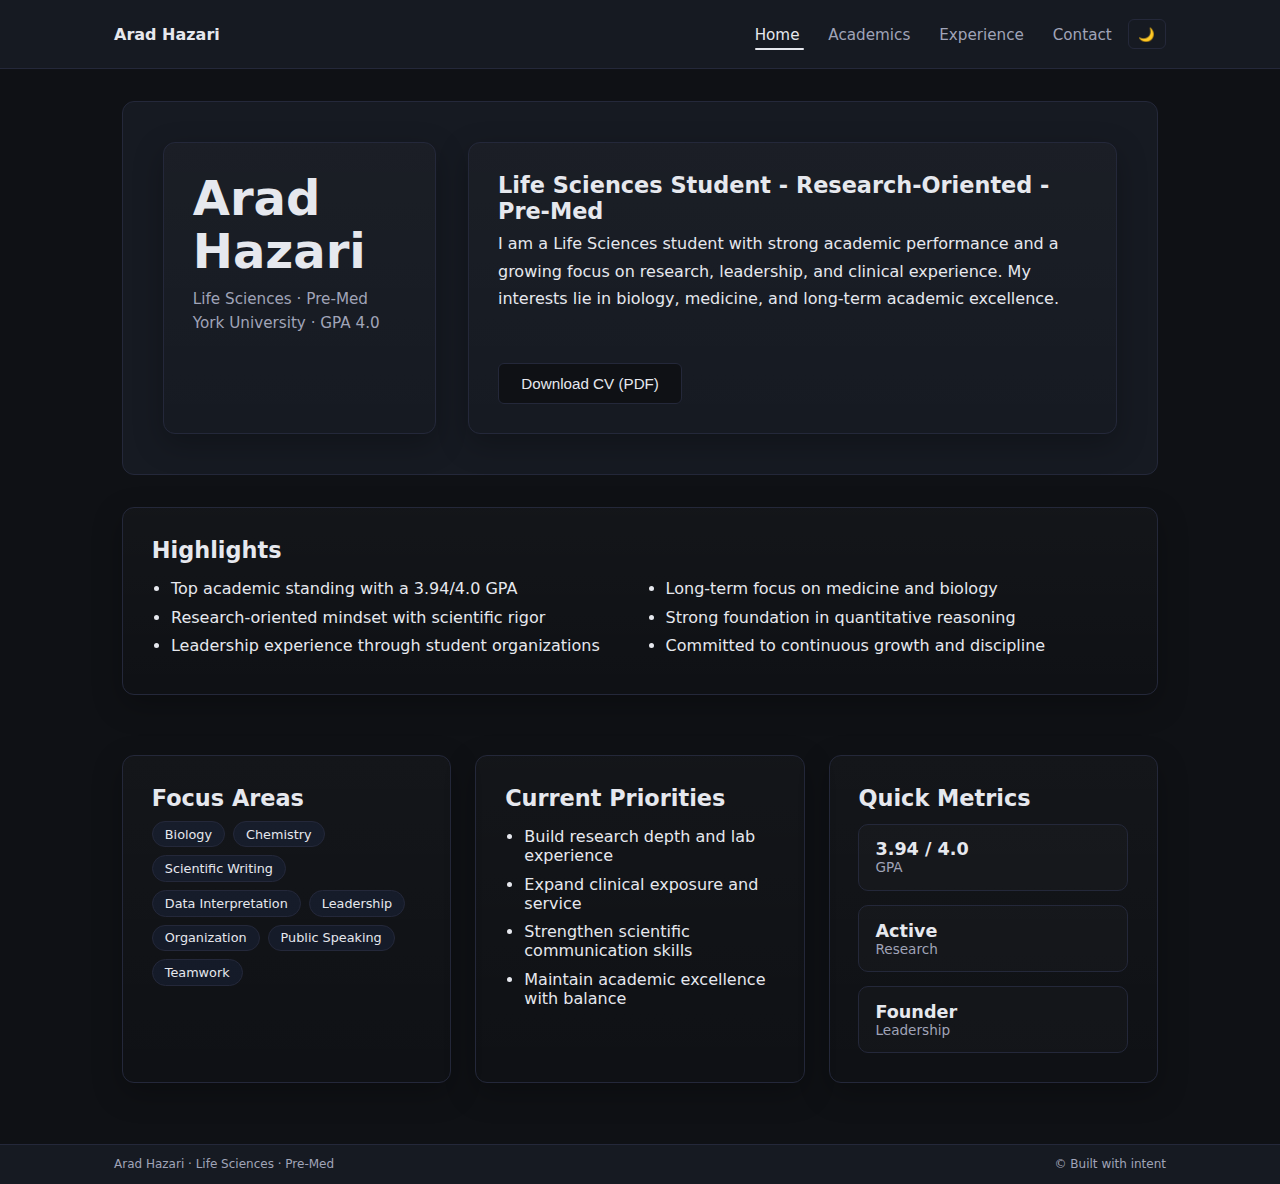
<file: index.html>
<!DOCTYPE html>
<html lang="en">
  <head>
    <meta charset="UTF-8" />
    <meta name="viewport" content="width=device-width, initial-scale=1" />
    <title>Arad Hazari</title>

    <link rel="stylesheet" href="css/base.css" />
    <link rel="stylesheet" href="css/layout.css" />
    <link rel="stylesheet" href="css/components.css" />
    <link rel="stylesheet" href="css/print.css" media="print" />
  </head>

  <body>
    <header>
      <nav class="navbar">
        <strong data-name></strong>

        <div class="nav-right">
          <div class="nav-links" id="main-nav"></div>
          <button id="theme-toggle" aria-label="Toggle theme">🌙</button>
        </div>
      </nav>
    </header>

    <main class="home">
      <section class="home-layout">
        <section class="card identity">
          <h1>Arad Hazari</h1>
          <p class="identity-meta">
            Life Sciences · Pre-Med<br />
            York University · GPA 4.0
          </p>
        </section>

        <section class="card hero-card">
          <h2 data-title></h2>
          <p data-intro></p>

          <button id="download-cv" type="button">
            Download CV (PDF)
          </button>
        </section>
      </section>

      <section class="card">
        <h2>Highlights</h2>
        <ul class="two-col" id="home-highlights"></ul>
      </section>

      <div class="section-grid">
        <div class="card">
          <h2>Focus Areas</h2>
          <div class="chip-row" id="home-skills"></div>
        </div>

        <div class="card">
          <h2>Current Priorities</h2>
          <ul id="home-focus"></ul>
        </div>

        <div class="card">
          <h2>Quick Metrics</h2>
          <div class="stats-row" id="home-metrics"></div>
        </div>
      </div>
    </main>

    <!-- Scripts -->
    <script src="js/data.js"></script>
    <script src="js/render.js"></script>
    <script src="js/theme.js" defer></script>

    <!-- Footer -->
<footer class="site-footer">
  <div class="footer-inner">
    <span class="footer-left">Arad Hazari · Life Sciences · Pre-Med</span>


    <span class="footer-meta">© Built with intent</span>
  </div>
</footer>
  </body>
</html>
</file>
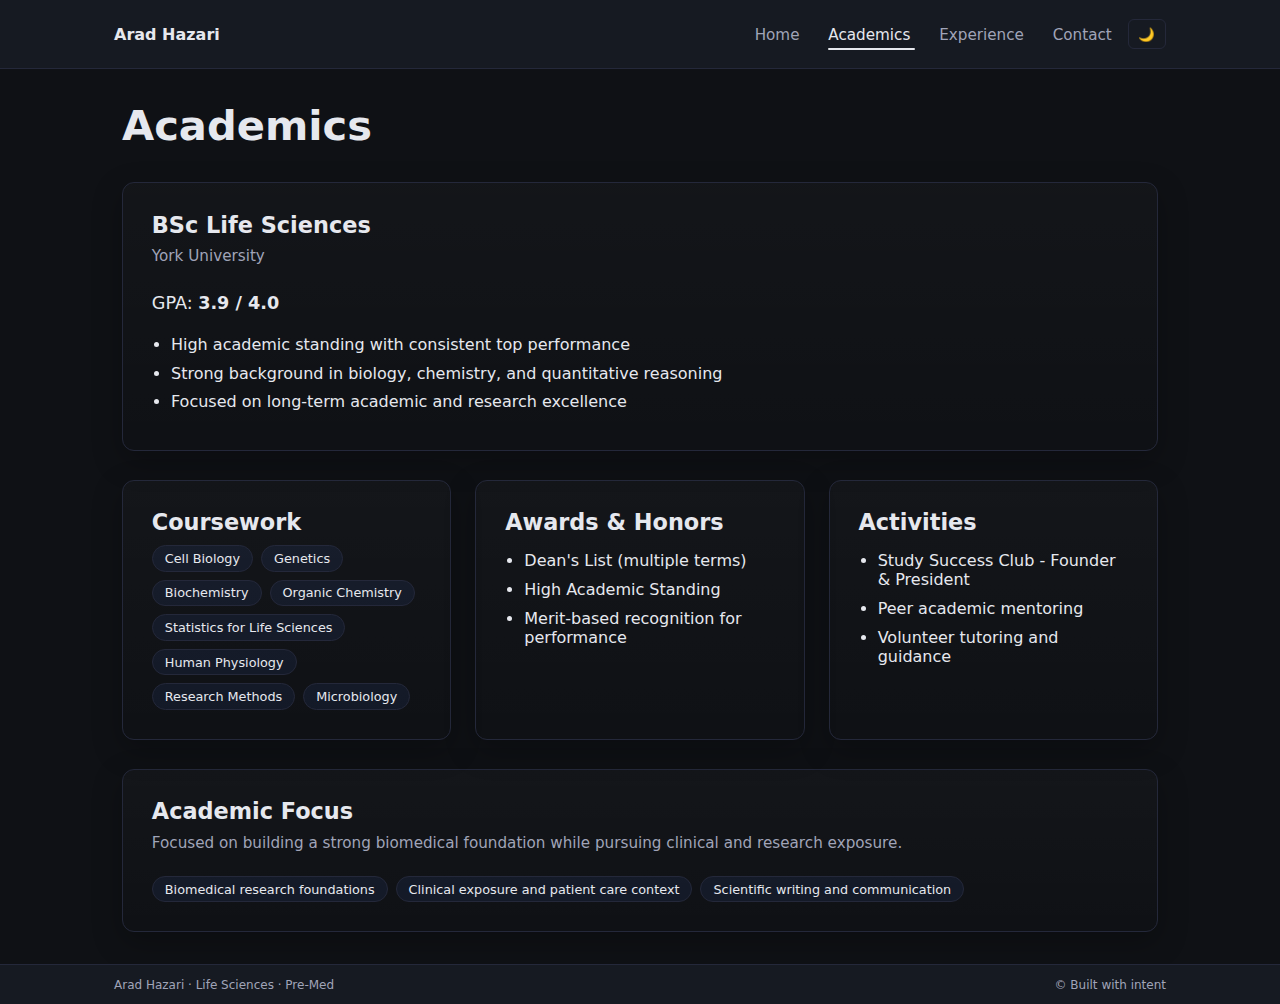
<file: academics.html>
<!DOCTYPE html>
<html lang="en">
  <head>
    <meta charset="UTF-8" />
    <meta name="viewport" content="width=device-width, initial-scale=1" />
    <title>Academics · Arad Hazari</title>

    <link rel="stylesheet" href="css/base.css" />
    <link rel="stylesheet" href="css/layout.css" />
    <link rel="stylesheet" href="css/components.css" />
    <link rel="stylesheet" href="css/print.css" media="print" />
  </head>

  <body>
    <header>
      <nav class="navbar">
        <strong data-name></strong>

        <div class="nav-right">
          <div class="nav-links" id="main-nav"></div>
          <button id="theme-toggle" aria-label="Toggle theme">🌙</button>
        </div>
      </nav>
    </header>

    <main id="academics-content"></main>

    <!-- Scripts -->
    <script src="js/data.js"></script>
    <script src="js/render.js"></script>
    <script src="js/theme.js" defer></script>

    <!-- Footer -->
<footer class="site-footer">
  <div class="footer-inner">
    <span class="footer-left">Arad Hazari · Life Sciences · Pre-Med</span>

    <span class="footer-meta">© Built with intent</span>
  </div>
</footer>
  </body>
</html>
</file>
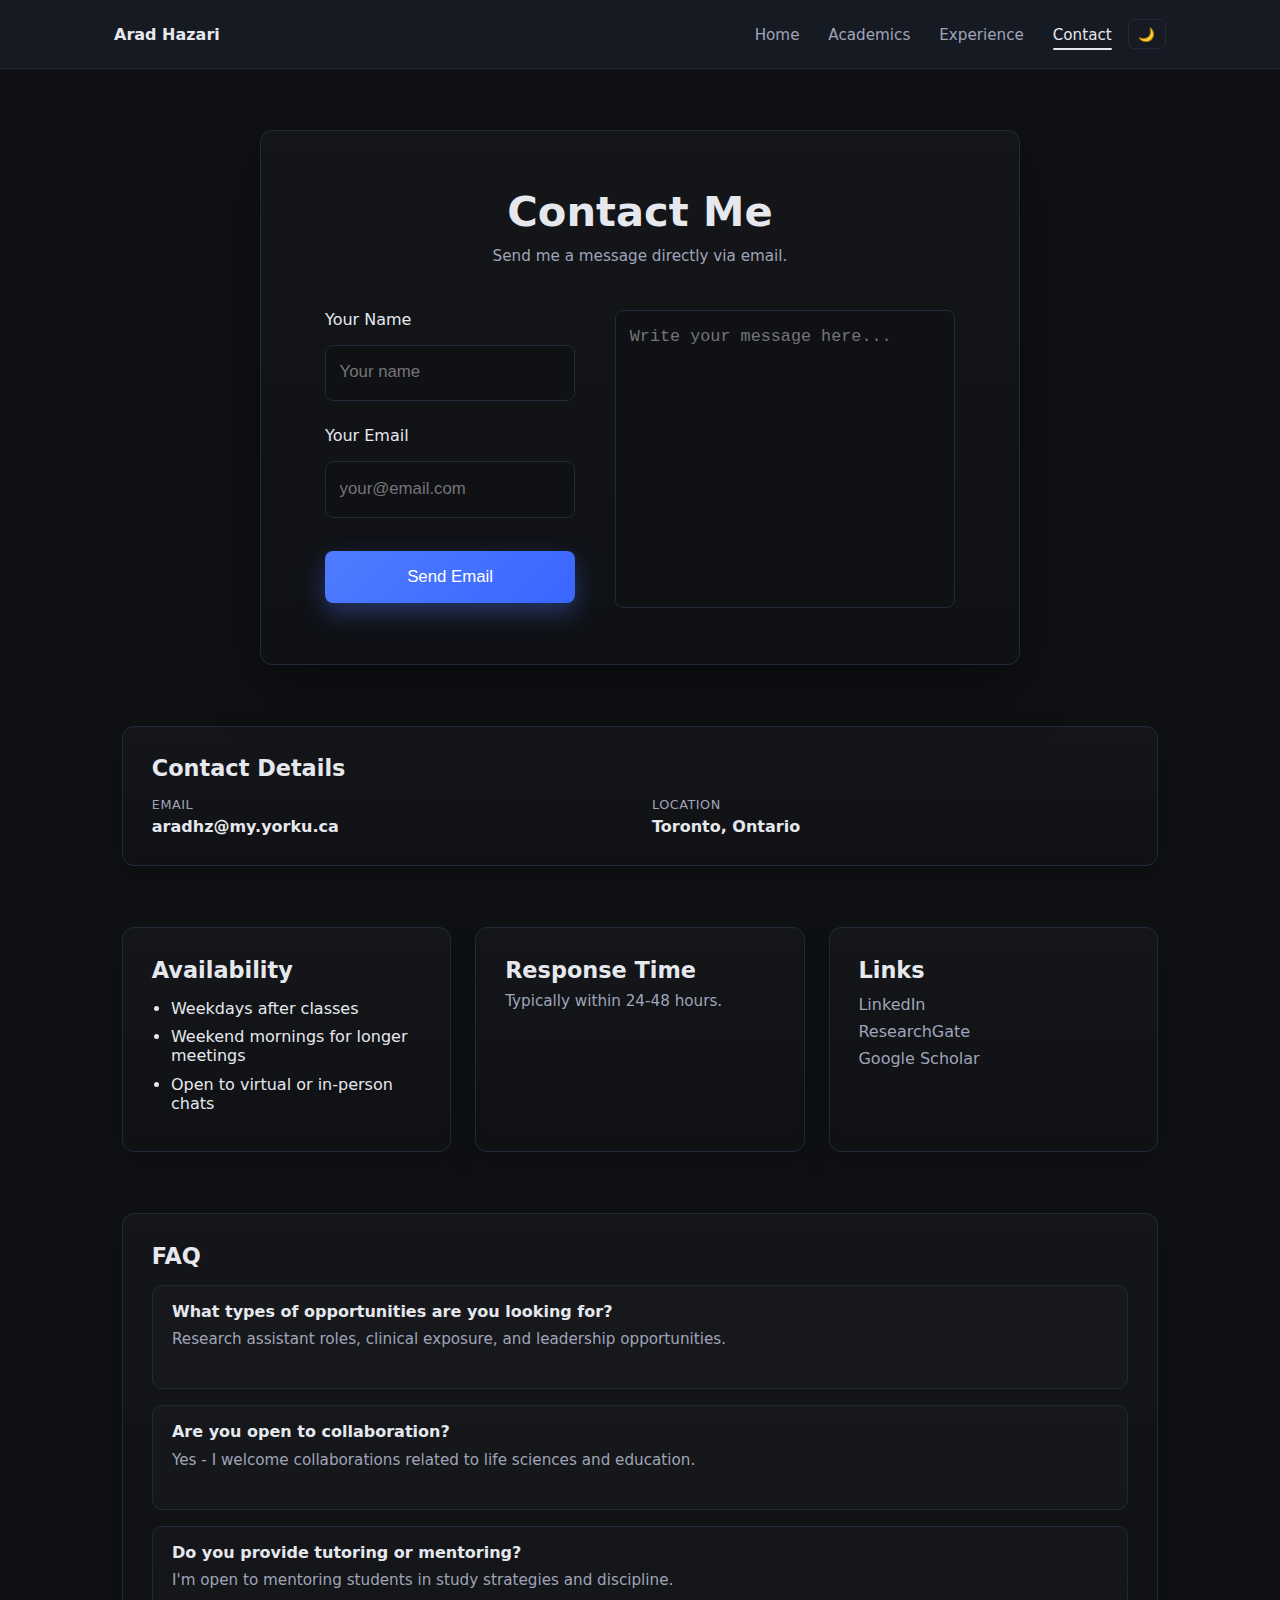
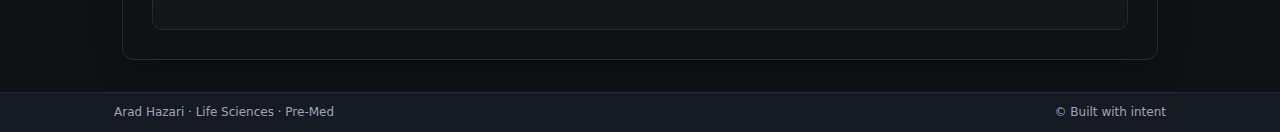
<file: contact.html>
<!DOCTYPE html>
<html lang="en">
  <head>
    
    <meta charset="UTF-8" />
    <meta name="viewport" content="width=device-width, initial-scale=1" />
    <title>Contact · Arad Hazari</title>

    <link rel="stylesheet" href="css/base.css" />
    <link rel="stylesheet" href="css/layout.css" />
    <link rel="stylesheet" href="css/components.css" />
    <link rel="stylesheet" href="css/print.css" media="print" />
  </head>

  <body>
    <header>
      <nav class="navbar">
        <strong data-name></strong>

        <div class="nav-right">
          <div class="nav-links" id="main-nav"></div>
          <button id="theme-toggle" aria-label="Toggle theme">🌙</button>
        </div>
      </nav>
    </header>

<main class="contact-page">
  <section class="contact-card">
    <h1>Contact Me</h1>
    <p class="muted">
      Send me a message directly via email.
    </p>

<form id="contact-form" class="contact-grid">
  <!-- LEFT COLUMN -->
  <div class="contact-left">
    <label>
      Your Name
      <input
        type="text"
        id="contact-name"
        placeholder="Your name"
        required
      />
    </label>

    <label>
      Your Email
      <input
        type="email"
        id="contact-email"
        placeholder="your@email.com"
        required
      />
    </label>

    <button type="submit" class="contact-send">
      Send Email
    </button>
  </div>

  <!-- RIGHT COLUMN -->
  <div class="contact-right">
<label>
  <textarea
    id="contact-message"
    rows="10"
    placeholder="Write your message here..."
    required
  ></textarea>
</label>
  </div>
</form>
  </section>

  <section class="card">
    <h2>Contact Details</h2>
    <div class="info-list" id="contact-details"></div>
  </section>

  <div class="section-grid">
    <div class="card">
      <h2>Availability</h2>
      <ul id="contact-availability"></ul>
    </div>

    <div class="card">
      <h2>Response Time</h2>
      <p class="muted" id="contact-response"></p>
    </div>

    <div class="card">
      <h2>Links</h2>
      <div class="links-list" id="contact-links"></div>
    </div>
  </div>

  <section class="card">
    <h2>FAQ</h2>
    <div class="faq-list" id="contact-faq"></div>
  </section>
</main>



    <!-- Scripts -->
    <script src="js/data.js"></script>
    <script src="js/render.js"></script>
    <script src="js/theme.js" defer></script>
    <script src="js/contact.js" defer></script>


    <!-- Footer -->
<footer class="site-footer">
  <div class="footer-inner">
    <span class="footer-left">Arad Hazari · Life Sciences · Pre-Med</span>


    <span class="footer-meta">© Built with intent</span>
  </div>
</footer>
  </body>
</html>
</file>
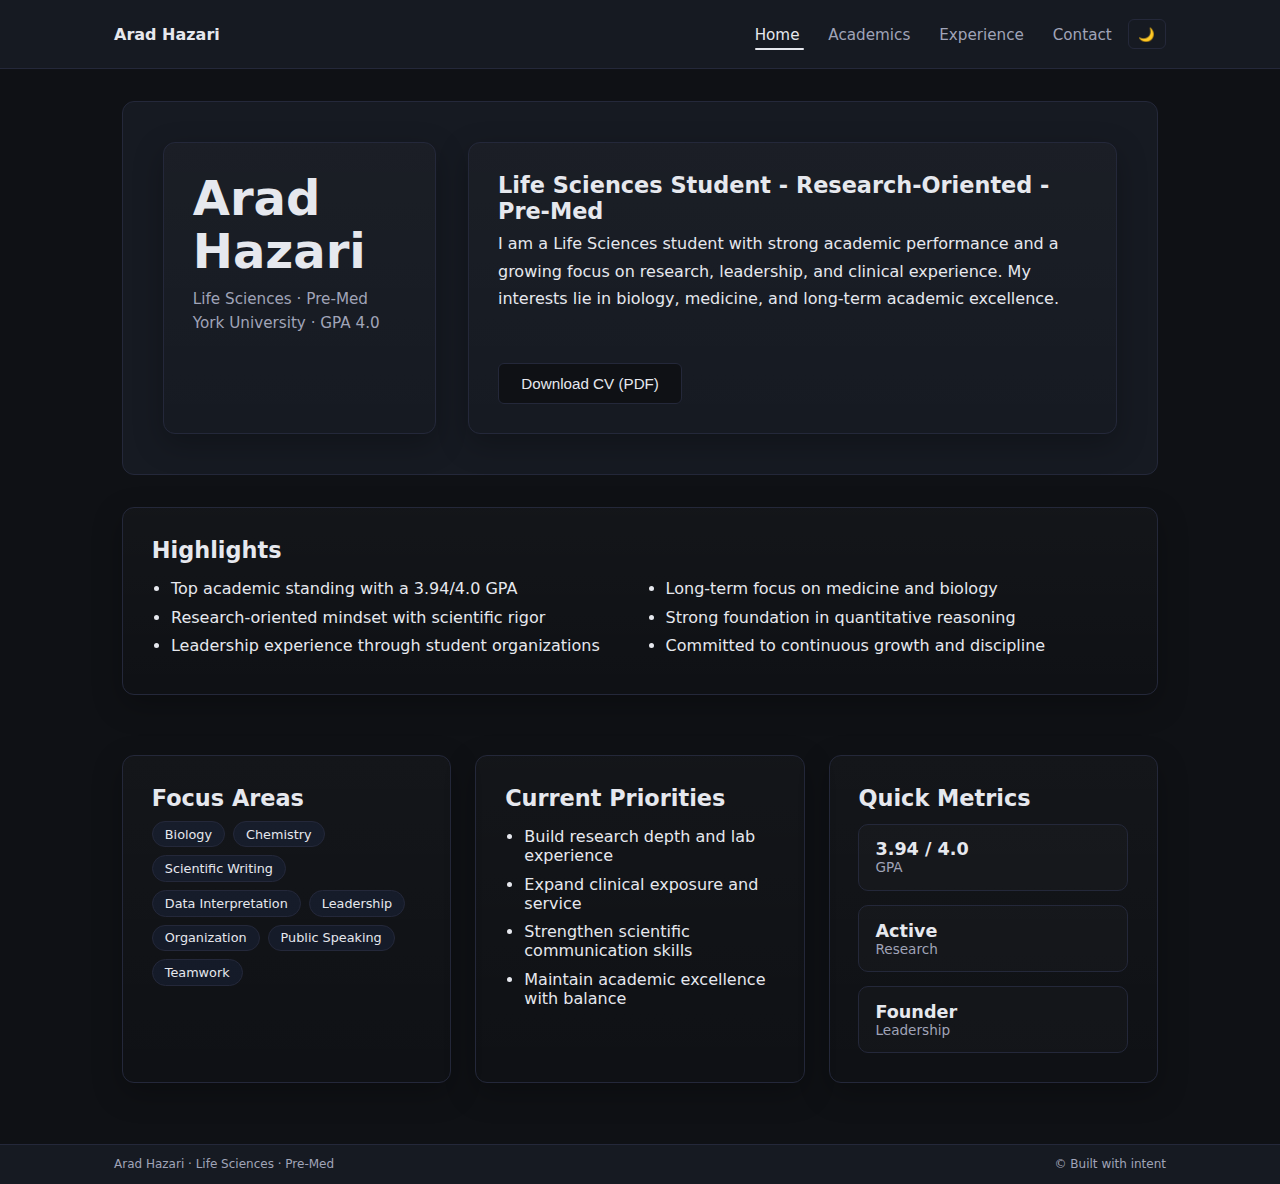
<file: dashboard.html>
<!DOCTYPE html>
<html lang="en">
  <head>
    <meta charset="UTF-8" />
    <title>Dashboard · Arad Hazari</title>
    <meta name="viewport" content="width=device-width, initial-scale=1.0" />

    <!-- Core styles -->
    <link rel="stylesheet" href="css/base.css" />
    <link rel="stylesheet" href="css/layout.css" />
    <link rel="stylesheet" href="css/dashboard.css" />
    <link rel="stylesheet" href="css/print.css" media="print" />
  </head>

  <body>
    <main class="dashboard">
      <h1>Private Dashboard</h1>

      <!-- Profile -->
      <section>
        <h2>Profile</h2>

        <label>
          Intro Text
          <textarea
            id="intro-input"
            rows="4"
            placeholder="Write your introduction here..."
          ></textarea>
        </label>
      </section>

      <!-- Academics -->
      <section>
        <h2>Academics</h2>

        <label>
          GPA
          <input
            id="gpa-input"
            type="number"
            step="0.01"
            min="0"
            max="4"
          />
        </label>
      </section>

      <!-- Experience -->
      <section>
        <h2>Experience</h2>

        <label>
          Category
          <select id="exp-category">
            <option value="Research">Research</option>
            <option value="Leadership">Leadership</option>
            <option value="Clinical">Clinical</option>
            <option value="Volunteering">Volunteering</option>
          </select>
        </label>

        <label>
          Title
          <input
            id="exp-title"
            type="text"
            placeholder="e.g. Hospital Volunteer"
          />
        </label>

        <label>
          Organization
          <input
            id="exp-org"
            type="text"
            placeholder="e.g. Markham Stouffville Hospital"
          />
        </label>

        <label>
          Period
          <input
            id="exp-period"
            type="text"
            placeholder="e.g. Summer 2026"
          />
        </label>

        <label>
          Description
          <textarea
            id="exp-desc"
            rows="3"
            placeholder="Short professional description"
          ></textarea>
        </label>

        <button id="add-exp-btn" type="button">
          Add Experience
        </button>

        <div id="exp-list"></div>
      </section>

      <button id="save-btn" type="button">
        Save Changes
      </button>
    </main>

    <!-- Scripts (order matters, defer required) -->
    <script src="js/data.js" defer></script>
    <script src="js/dashboard.js" defer></script>

  </body>
</html>
</file>
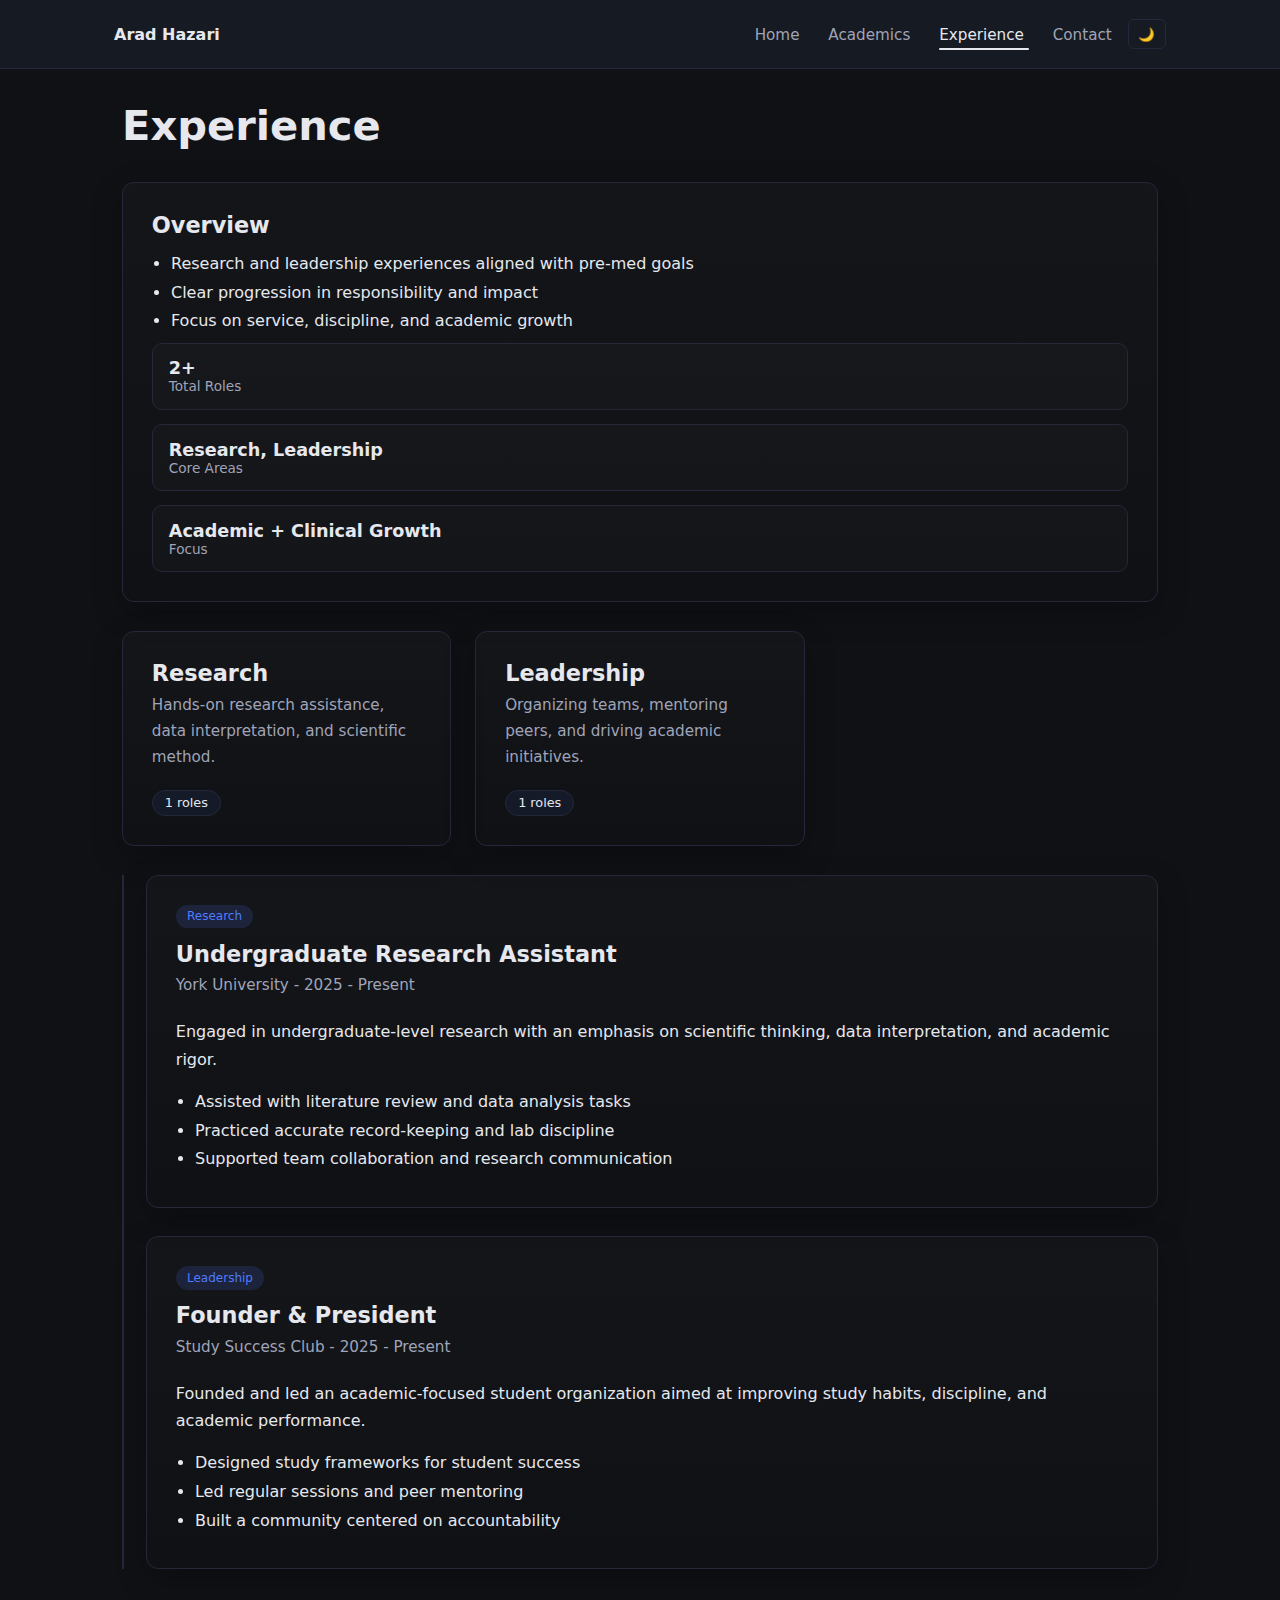
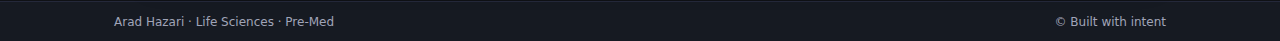
<file: experience.html>
<!DOCTYPE html>
<html lang="en">
  <head>
    <meta charset="UTF-8" />
    <meta name="viewport" content="width=device-width, initial-scale=1" />
    <title>Experience · Arad Hazari</title>

    <link rel="stylesheet" href="css/base.css" />
    <link rel="stylesheet" href="css/layout.css" />
    <link rel="stylesheet" href="css/components.css" />
    <link rel="stylesheet" href="css/print.css" media="print" />
  </head>

  <body>
    <header>
      <nav class="navbar">
        <strong data-name></strong>

        <div class="nav-right">
          <div class="nav-links" id="main-nav"></div>
          <button id="theme-toggle" aria-label="Toggle theme">🌙</button>
        </div>
      </nav>
    </header>

    <main id="experience-content"></main>

    <!-- Scripts -->
    <script src="js/data.js"></script>
    <script src="js/render.js"></script>
    <script src="js/theme.js" defer></script>

    <!-- Footer -->
<footer class="site-footer">
  <div class="footer-inner">
    <span class="footer-left">Arad Hazari · Life Sciences · Pre-Med</span>

    <span class="footer-meta">© Built with intent</span>
  </div>
</footer>
  </body>
</html>
</file>
<file: css/base.css>
:root {
  --bg: #0f1115;
  --surface: #161a22;
  --text: #e6e8ee;
  --muted: #a0a4b8;
  --accent: #4f7cff;
  --border: #24283a;
  --radius: 12px;
}

html[data-theme="light"] {
  --bg: #f5f7fb;
  --surface: #ffffff;
  --text: #1a1d29;
  --muted: #5a5f73;
  --border: #e2e5ef;
}

html, body {
  margin: 0;
  padding: 0;
  height: 100%;
}

body {
  min-height: 100vh;
  display: flex;
  flex-direction: column;
  background: var(--bg);
}

/* Reset */
* {
  margin: 0;
  padding: 0;
  box-sizing: border-box;
}

img,
video,
svg {
  max-width: 100%;
  height: auto;
  display: block;
}

/* Base */
html {
  font-family: system-ui, -apple-system, BlinkMacSystemFont, "Segoe UI",
    Roboto, sans-serif;
  background: var(--bg);
  color: var(--text);
}

a {
  color: inherit;
  text-decoration: none;
}

/* Typography */
h1 {
  font-size: 2.6rem;
  margin-bottom: 1rem;
}

h2 {
  font-size: 1.4rem;
  margin-bottom: 0.8rem;
}

p {
  font-size: 1rem;
  line-height: 1.7;
  margin-bottom: 1.2rem;
}

@media (max-width: 768px) {
  h1 {
    font-size: 2.1rem;
  }

  h2 {
    font-size: 1.2rem;
  }

  p {
    font-size: 0.98rem;
  }
}

@media (max-width: 520px) {
  h1 {
    font-size: 1.9rem;
  }

  p {
    line-height: 1.6;
  }
}

/* Layout-specific */
main > h1 {
  margin-bottom: 2rem;
}

/* Aside */
aside h1 {
  margin-bottom: 0;
  line-height: 1.1;
}

aside p.muted {
  margin-top: 0.4rem;
  font-size: 0.9rem;
  color: var(--muted);
}
</file>
<file: css/layout.css>
/* Header & Navigation */
header {
  background: var(--surface);
  border-bottom: 1px solid var(--border);
}

.navbar {
  max-width: 1100px;
  margin: 0 auto;
  padding: 1.2rem 1.5rem;

  display: flex;
  justify-content: space-between;
  align-items: center;
  gap: 1rem;
}

.nav-links a {
  margin-left: 1.5rem;
  font-size: 0.95rem;
  color: var(--muted);
}

.nav-links a:hover {
  color: var(--text);
}

.nav-links a.active {
  position: relative;
  color: var(--text);
}

.nav-links a.active::after {
  content: "";
  position: absolute;
  left: 0;
  bottom: -6px;
  width: 100%;
  height: 2px;
  background: var(--text);
  border-radius: 2px;
}

.nav-right {
  display: flex;
  align-items: center;
  gap: 1rem;
}

/* Theme toggle */
#theme-toggle {
  background: transparent;
  border: 1px solid var(--border);
  border-radius: 6px;
  padding: 0.4rem 0.6rem;
  color: var(--muted);
  cursor: pointer;

  transition: color 0.2s ease, border-color 0.2s ease;
}

#theme-toggle:hover {
  color: var(--text);
  border-color: var(--text);
}

/* Main layout */
main {
  max-width: 1100px;
  margin: 0 auto;
  padding: 2rem 2rem;
  flex: 1;
}

.home {
  display: flex;
  flex-direction: column;
  gap: 2rem;
}

.page {
  display: grid;
  grid-template-columns: 1fr 3fr;
  gap: 4rem;
}

aside {
  display: flex;
  flex-direction: column;
  gap: 0.6rem;
}

/* Hero */
.hero h1 {
  font-size: 2.8rem;
  letter-spacing: -0.03em;
}

.hero h2 {
  margin-top: 0.5rem;
  font-size: 1.2rem;
  color: var(--muted);
}

.hero p {
  margin-top: 2rem;
  max-width: 700px;
  font-size: 1.05rem;
  line-height: 1.7;
}

/* Home layout */
.home-layout {
  width: 100%;
  display: grid;
  grid-template-columns: 0.8fr 1.9fr;
  gap: 2rem;
  align-items: stretch;
}

/* Identity */
.identity h1 {
  font-size: 3rem;
  line-height: 1.1;
  margin-bottom: 0.6rem;
}

.identity-meta {
  font-size: 0.95rem;
  line-height: 1.6;
  color: var(--muted);
}

/* Cards */
.hero-card {
  padding: 2rem;
  max-width: 720px;
}

@media (max-width: 1024px) {
  .navbar,
  main,
  .home-layout {
    padding-left: 1.5rem;
    padding-right: 1.5rem;
  }

  .page {
    grid-template-columns: 1fr 2.2fr;
    gap: 2.5rem;
  }
}

@media (max-width: 820px) {
  .navbar {
    flex-wrap: wrap;
  }

  .nav-links a {
    margin-left: 1rem;
  }

  .page {
    grid-template-columns: 1fr;
    gap: 2rem;
  }

  .home-layout {
    grid-template-columns: 1fr;
  }
}

@media (max-width: 600px) {
  .navbar {
    align-items: flex-start;
  }

  .nav-right {
    width: 100%;
    justify-content: space-between;
    flex-wrap: wrap;
    gap: 0.75rem;
  }

  .nav-links {
    width: 100%;
    display: flex;
    flex-wrap: wrap;
    gap: 0.6rem 1rem;
  }

  .nav-links a {
    margin-left: 0;
  }

  main {
    padding: 1.5rem 1.25rem;
  }

  .hero h1 {
    font-size: 2.2rem;
  }

  .hero p {
    margin-top: 1.5rem;
  }

  .identity h1 {
    font-size: 2.3rem;
  }

  .hero-card,
  .card {
    padding: 1.5rem;
  }
}
</file>
<file: css/components.css>
/* Cards */
.card {
  background: var(--surface);
  border: 1px solid var(--border);
  border-radius: var(--radius);
  padding: 1.8rem;

  background: linear-gradient(
    180deg,
    rgba(255, 255, 255, 0.02),
    rgba(255, 255, 255, 0)
  );
  box-shadow: 0 10px 30px rgba(0, 0, 0, 0.25);

  animation: fadeUp 0.5s ease forwards;
  transition: transform 0.2s ease;
}

.card:hover {
  transform: translateY(-2px);
}

.card h2 {
  margin-bottom: 0.4rem;
}

/* Text utilities */
.muted {
  color: var(--muted);
  font-size: 0.95rem;
}

.gpa {
  margin: 1rem 0;
  font-size: 1.1rem;
}

/* Lists */
ul {
  margin-top: 1rem;
  padding-left: 1.2rem;
}

li {
  margin-bottom: 0.6rem;
}

/* Tags */
.tag {
  display: inline-block;
  margin-bottom: 0.8rem;
  padding: 0.3rem 0.7rem;
  font-size: 0.75rem;
  border-radius: 999px;
  background: rgba(79, 124, 255, 0.15);
  color: var(--accent);
}

/* Button */
#download-cv {
  margin-top: 2rem;
  padding: 0.7rem 1.4rem;

  background: var(--bg);
  border: 1px solid var(--border);
  border-radius: 6px;

  color: var(--text);
  font-size: 0.95rem;
  cursor: pointer;

  transition: all 0.2s ease;
}

#download-cv:hover {
  border-color: var(--text);
  transform: translateY(-1px);
}

/* Sections */
section {
  background: var(--surface);
  border: 1px solid var(--border);
  border-radius: var(--radius);
  padding: 2.5rem;

  animation: fadeUp 0.5s ease forwards;
}

.section-grid {
  display: grid;
  grid-template-columns: repeat(3, minmax(0, 1fr));
  gap: 1.5rem;
  padding-bottom: 1.8rem;
  padding-top: 1.8rem;
}

.section-grid .card {
  margin-bottom: 0;
}

.two-col {
  columns: 2;
  column-gap: 2rem;
}

.chip-row {
  display: flex;
  flex-wrap: wrap;
  gap: 0.5rem;
  margin-top: 0.6rem;
}

.chip {
  display: inline-flex;
  align-items: center;
  gap: 0.4rem;
  padding: 0.3rem 0.75rem;
  border-radius: 999px;
  border: 1px solid var(--border);
  background: rgba(79, 124, 255, 0.08);
  color: var(--text);
  font-size: 0.8rem;
}

.stats-row {
  display: flex;
  gap: 0.9rem;
  margin-top: 0.8rem;
  flex-direction: column;
}

.stat {
  border: 1px solid var(--border);
  border-radius: 10px;
  padding: 0.9rem 1rem;
  background: rgba(255, 255, 255, 0.02);
}

.stat .value {
  font-size: 1.1rem;
  font-weight: 600;
}

.stat .label {
  font-size: 0.85rem;
  color: var(--muted);
}

/* Timeline */
.timeline {
  display: flex;
  flex-direction: column;
  gap: 1.8rem; 
  position: relative;
  padding-left: 0.5rem;
}

.timeline::before {
  content: "";
  position: absolute;
  inset: 0 auto 0 0;
  width: 2px;
  background: var(--border);
}

.timeline .card {
  position: relative;
  margin-left: 1rem;
}

/* Animations */
@keyframes fadeUp {
  from {
    opacity: 0;
    transform: translateY(10px);
  }
  to {
    opacity: 1;
    transform: translateY(0);
  }
}

/* Footer */
.site-footer {
  padding: 0.75rem 1.5rem;  
  font-size: 0.8rem;
  line-height: 1.3;

  border-top: 1px solid var(--border);
  background: var(--surface);
}


.footer-inner {
  max-width: 1100px;
  margin: 0 auto;

  display: flex;
  justify-content: space-between;
  align-items: center;

  padding: 0.1rem 1.5rem;  
  font-size: 0.75rem;
  line-height: 1;
  color: var(--muted);

  white-space: nowrap;
}

.footer-links {
  display: flex;
  gap: 1rem;
}

.footer-links a {
  color: var(--muted);
  text-decoration: none;
}

.footer-links a:hover {
  color: var(--text);
}

/* Contact page */
.contact-card {
  max-width: 760px;
  margin: 1.8rem auto;
  padding: 3.5rem 4rem;

  background: linear-gradient(
    180deg,
    rgba(255, 255, 255, 0.02),
    rgba(255, 255, 255, 0)
  );

  border: 1px solid var(--border);
  border-radius: var(--radius);

  box-shadow: 0 25px 60px rgba(0, 0, 0, 0.4);

  text-align: left;
}


.contact-card h1 {
  margin-bottom: 0.5rem;
  text-align: center;
  font-size: 2.6rem;
}

.contact-card .muted {
  margin-bottom: 2rem;
  text-align: center;
}


.contact-card input,
.contact-card textarea {
  background: var(--bg);
  border: 1px solid var(--border);
  border-radius: 8px;
  padding: 0.85rem;
  color: var(--text);
  font-size: 1.05rem;
  line-height: 1.6;
}

.contact-card input:focus,
.contact-card textarea:focus {
  outline: none;
  border-color: var(--accent);
}


.contact-send {
  margin-top: 0.5rem;
  font-size: 1.05rem;
  padding: 1rem 2.4rem;
  border-radius: 8px;

  border: none;
  background: linear-gradient(
    135deg,
    #4f7cff,
    #3a66ff
  );

  color: #fff;
  cursor: pointer;

  box-shadow: 0 10px 25px rgba(79, 124, 255, 0.35);

  transition:
    transform 0.15s ease,
    box-shadow 0.15s ease,
    filter 0.15s ease;
}

.contact-send:hover {
  transform: translateY(-2px);
  box-shadow: 0 14px 35px rgba(79, 124, 255, 0.5);
  filter: brightness(1.05);
}

.contact-send:active {
  transform: translateY(0);
}


/* Contact form layout */
.contact-grid {
  display: grid;
  grid-template-columns: 1fr 1.4fr; 
  gap: 2.5rem;
  margin-top: 2.5rem;
  text-align: left;
}

.contact-left {
  display: flex;
  flex-direction: column;
  gap: 1.6rem;
}

.contact-left label {
  display: flex;
  flex-direction: column;
  gap: 1rem;   
}



.contact-right textarea {
  min-height: 260px; 
  resize: none;
  width: 100%;
}

.contact-right label {
  display: flex;
  flex-direction: column;
  gap: 0.5rem;
   width: 100%;
}

.contact-right {
  width: 100%;
}


.contact-card label {
  font-weight: 500;
    font-size: 1rem;
  font-weight: 500;
}

.contact-page {
  display: flex;
  flex-direction: column;
  gap: 2rem;
}

.info-list {
  display: grid;
  grid-template-columns: repeat(2, minmax(0, 1fr));
  gap: 1rem 1.5rem;
  margin-top: 1rem;
}

.info-item {
  display: flex;
  flex-direction: column;
  gap: 0.3rem;
}

.info-item span {
  font-size: 0.8rem;
  color: var(--muted);
  text-transform: uppercase;
  letter-spacing: 0.04em;
}

.links-list {
  display: flex;
  flex-direction: column;
  gap: 0.5rem;
  margin-top: 0.8rem;
}

.links-list a {
  color: var(--muted);
}

.links-list a:hover {
  color: var(--text);
}

.faq-list {
  display: grid;
  gap: 1rem;
  margin-top: 1rem;
}

.faq-item {
  padding: 1rem 1.2rem;
  border-radius: 10px;
  border: 1px solid var(--border);
  background: rgba(255, 255, 255, 0.02);
}

.faq-item h3 {
  margin-bottom: 0.4rem;
  font-size: 1rem;
}


@media (max-width: 768px) {
  .contact-grid {
    grid-template-columns: 1fr;
  }
}

@media (max-width: 900px) {
  .section-grid {
    grid-template-columns: repeat(2, minmax(0, 1fr));
  }

  .stats-row {
    grid-template-columns: repeat(2, minmax(0, 1fr));
  }
}

@media (max-width: 900px) {
  .contact-card {
    margin: 3rem auto;
    padding: 2.5rem 2.5rem;
  }
}

@media (max-width: 600px) {
  .section-grid {
    grid-template-columns: 1fr;
  }

  .stats-row {
    grid-template-columns: 1fr;
  }

  .two-col {
    columns: 1;
  }

  .info-list {
    grid-template-columns: 1fr;
  }

  .footer-inner {
    flex-direction: column;
    align-items: flex-start;
    gap: 0.5rem;
    white-space: normal;
  }

  .contact-card {
    margin: 2rem 1rem;
    padding: 2rem 1.5rem;
  }
}
</file>
<file: css/print.css>
@media print {
  body {
    background: white;
    color: black;
  }

  header,
  nav,
  #theme-toggle,
  #download-cv {
    display: none;
  }

  main {
    max-width: 800px;
    margin: 0;
    padding: 0;
  }

  h1, h2 {
    color: black;
  }
}
</file>
<file: css/dashboard.css>
/* Dashboard */
.dashboard {
  max-width: 700px;
  margin: 4rem auto;
  padding: 2rem;
}

.dashboard h1 {
  margin-bottom: 2rem;
}

.dashboard section {
  background: var(--surface);
  border: 1px solid var(--border);
  border-radius: var(--radius);
  padding: 1.5rem;
  margin-bottom: 1.5rem;
}

/* Forms */
label {
  display: block;
  margin-top: 1rem;
  font-size: 0.9rem;
  color: var(--muted);
}

textarea,
input {
  width: 100%;
  margin-top: 0.5rem;
  padding: 0.7rem;

  background: #0f1115;
  border: 1px solid var(--border);
  border-radius: 6px;
  color: var(--text);
}

/* Buttons */
button {
  margin-top: 2rem;
  padding: 0.8rem 1.5rem;

  background: var(--accent);
  color: #fff;
  border: none;
  border-radius: 6px;
  cursor: pointer;

  transition: opacity 0.2s ease;
}

button:hover {
  opacity: 0.9;
}

/* Experience list */
#exp-list {
  margin-top: 1.5rem;
}

.exp-item {
  display: flex;
  justify-content: space-between;
  align-items: center;

  background: var(--surface);
  border: 1px solid var(--border);
  border-radius: var(--radius);
  padding: 1rem;
  margin-bottom: 1rem;
}

.exp-item span {
  font-size: 0.9rem;
}

.exp-item button {
  margin-top: 0;
  background: transparent;
  color: var(--muted);
  border: none;
  cursor: pointer;
}

.exp-item button:hover {
  color: #ff6b6b;
}

@media (max-width: 700px) {
  .dashboard {
    margin: 2.5rem auto;
    padding: 1.5rem;
  }

  .exp-item {
    flex-direction: column;
    align-items: flex-start;
    gap: 0.6rem;
  }
}

@media (max-width: 520px) {
  .dashboard {
    margin: 2rem 1rem;
    padding: 1.25rem;
  }
}
</file>
